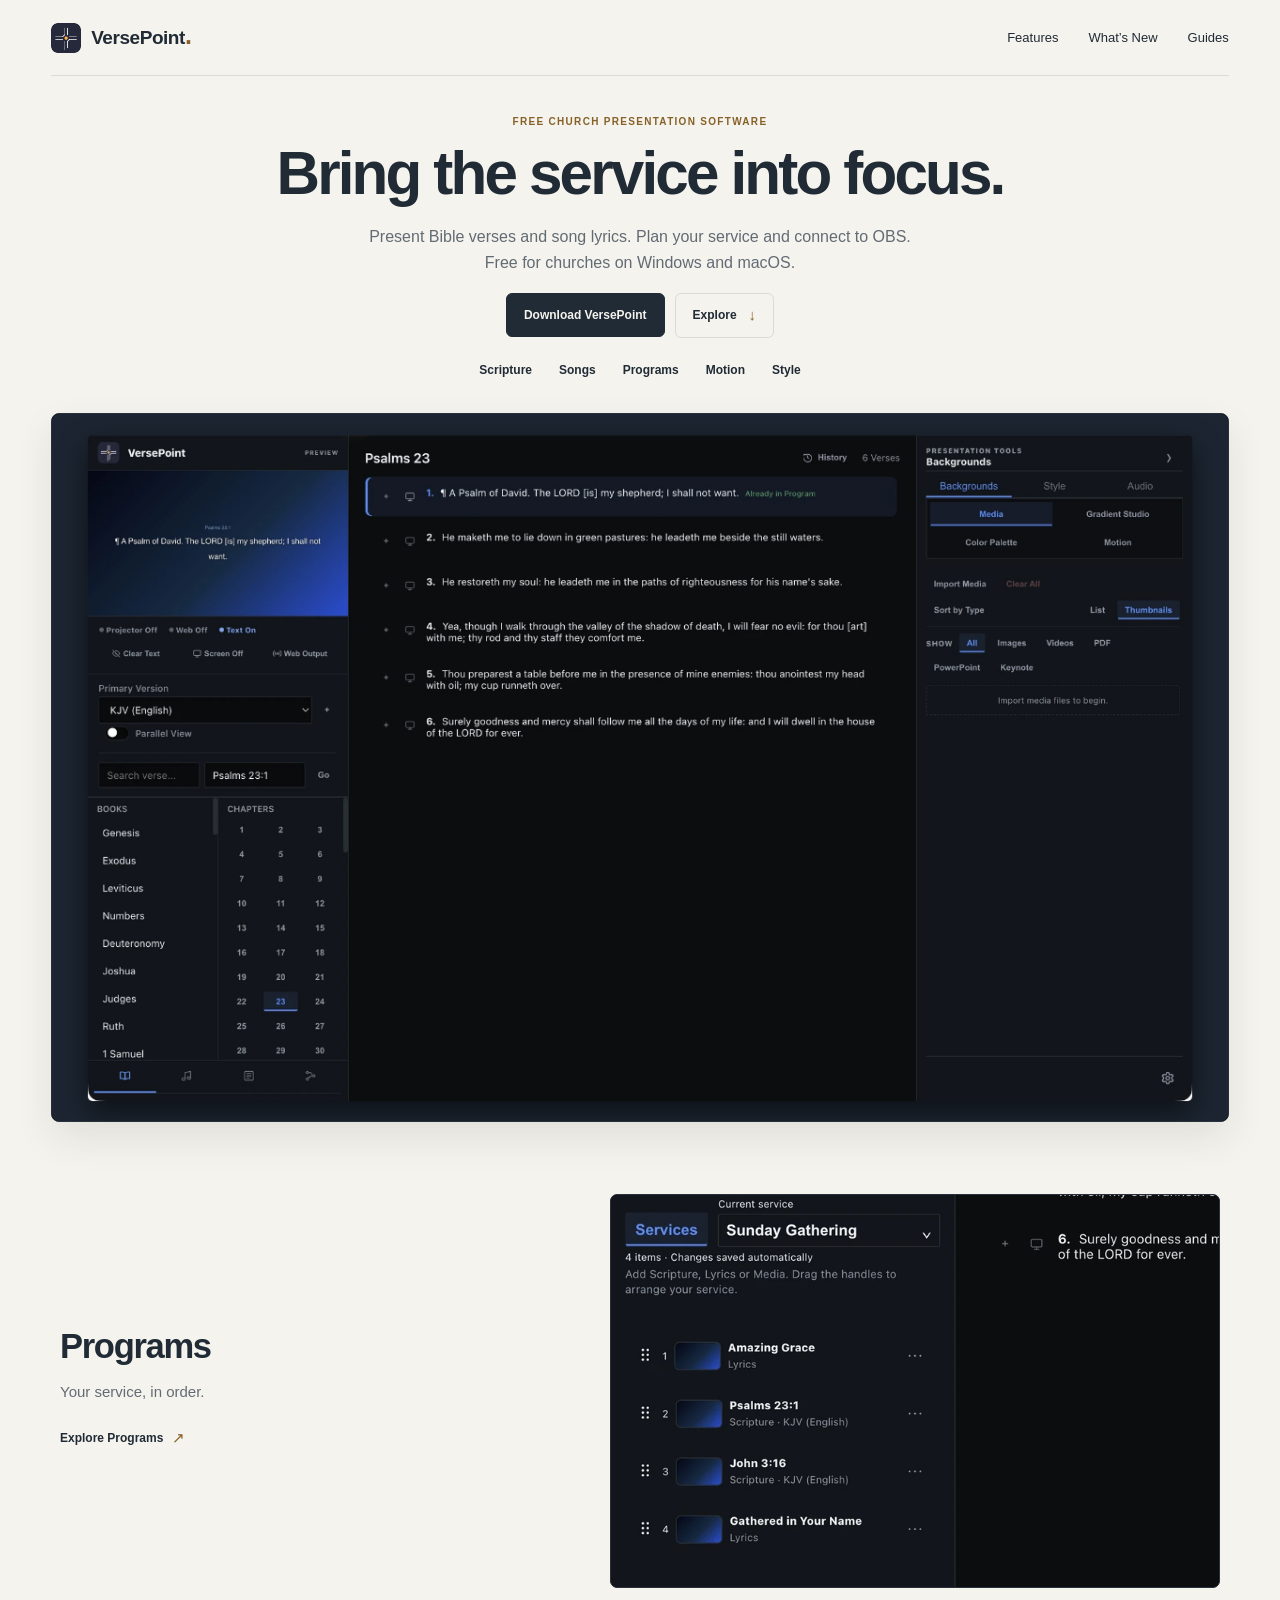
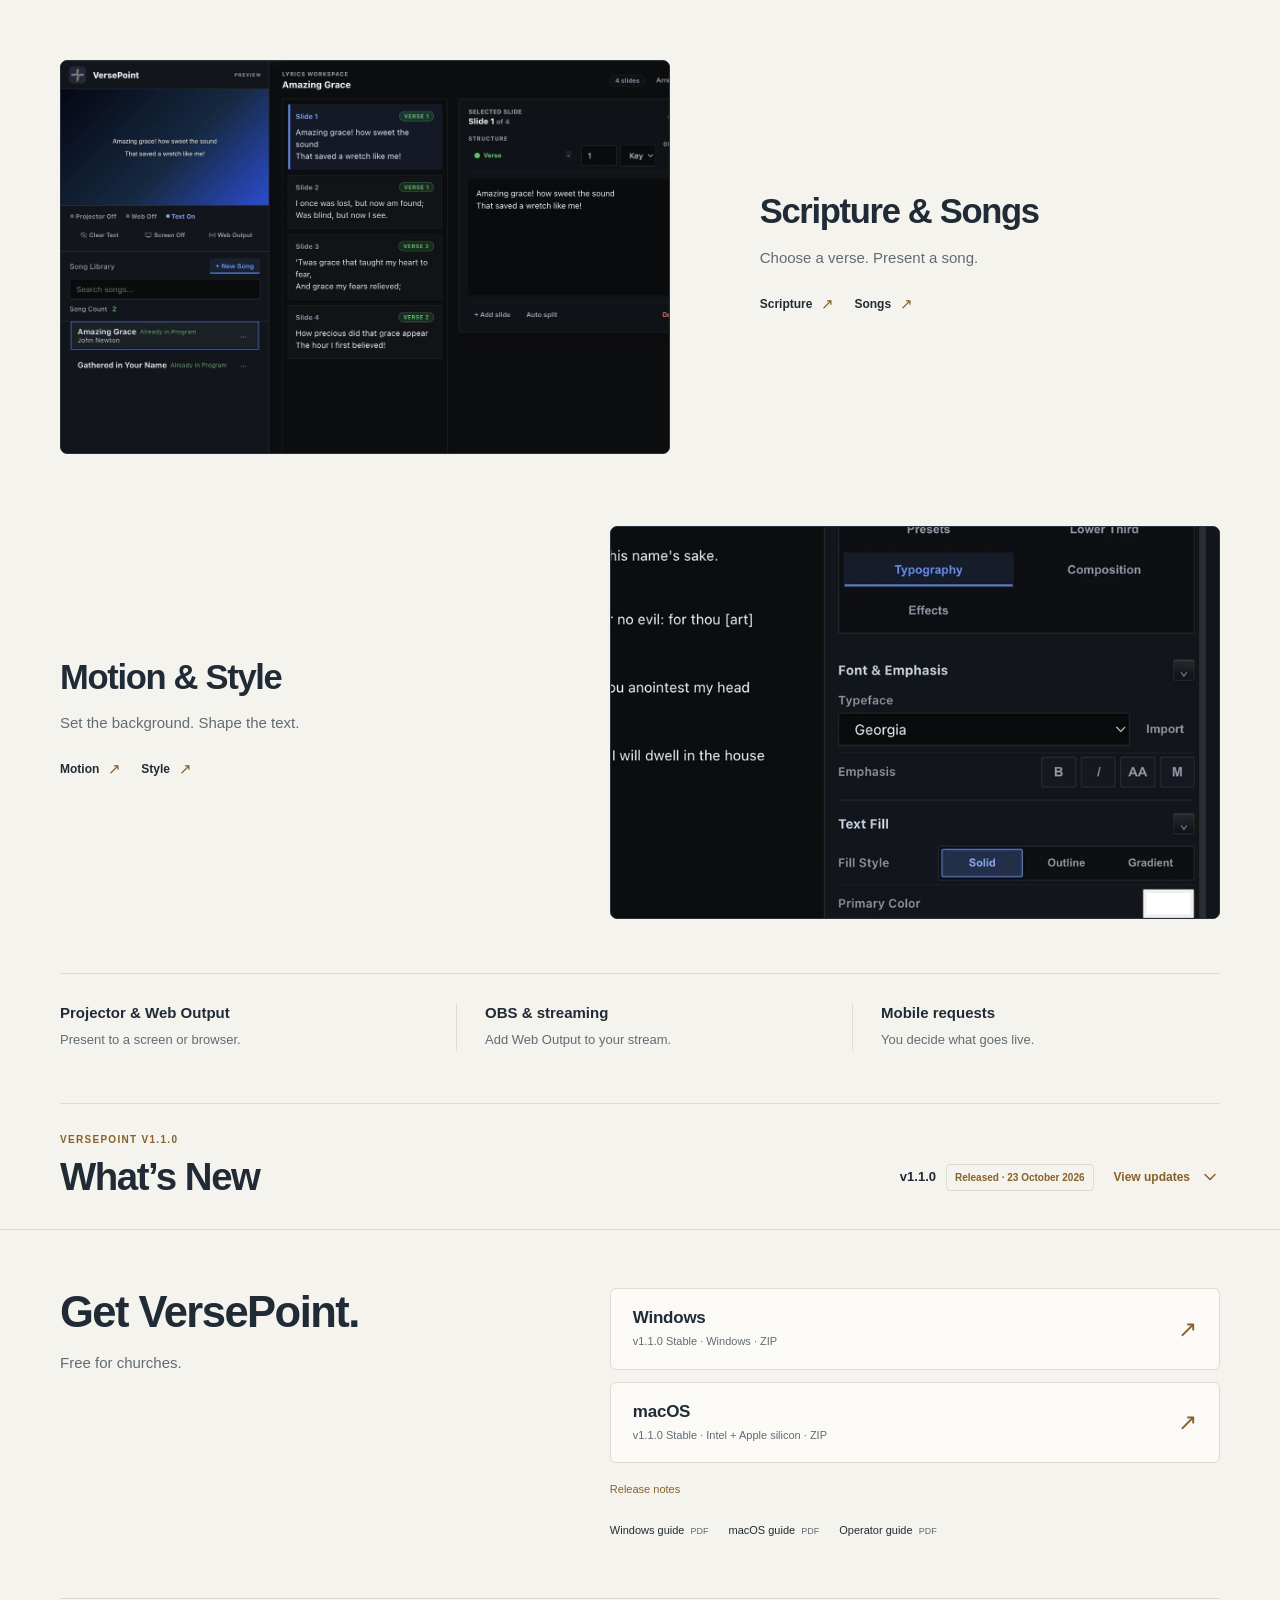
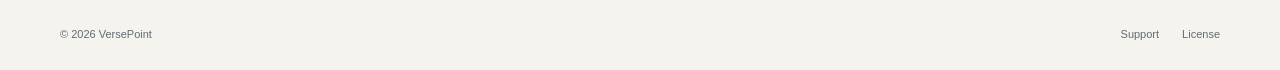
<file: index.html>
<!doctype html>
<html lang="en">
  <head>
    <meta charset="utf-8" />
    <meta name="viewport" content="width=device-width, initial-scale=1" />
    <meta name="color-scheme" content="light dark" />
    <meta name="theme-color" content="#f5f3ed" media="(prefers-color-scheme: light)" />
    <meta name="theme-color" content="#101820" media="(prefers-color-scheme: dark)" />
    <title>VersePoint | Free Church Presentation Software for Windows &amp; macOS</title>
    <meta name="description" content="Free church presentation software for Bible verses, song lyrics, service planning and OBS livestream output. Download VersePoint for Windows and macOS." />
    <link rel="canonical" href="https://versepoint.github.io/VersePoint/" />
    <link rel="icon" type="image/png" href="assets/versepoint-logo.png" />
    <meta property="og:type" content="website" />
    <meta property="og:site_name" content="VersePoint" />
    <meta property="og:title" content="VersePoint — Free Church Presentation Software" />
    <meta property="og:description" content="Present Bible verses and song lyrics, plan your service and send Web Output to OBS. Free for churches on Windows and macOS." />
    <meta property="og:url" content="https://versepoint.github.io/VersePoint/" />
    <meta property="og:image" content="https://versepoint.github.io/VersePoint/showcase/assets/scripture-1.webp" />
    <meta property="og:image:width" content="1920" />
    <meta property="og:image:height" content="1157" />
    <meta property="og:image:alt" content="VersePoint Scripture workspace with Bible verses, preview and presentation controls" />
    <meta name="twitter:card" content="summary_large_image" />
    <meta name="twitter:title" content="VersePoint — Free Church Presentation Software" />
    <meta name="twitter:description" content="Bible verses, song lyrics, service planning and OBS Web Output. Download free for Windows and macOS." />
    <meta name="twitter:image" content="https://versepoint.github.io/VersePoint/showcase/assets/scripture-1.webp" />
    <meta name="twitter:image:alt" content="Actual VersePoint Scripture workspace" />
    <link rel="sitemap" type="application/xml" href="sitemap.xml" />
    <script type="application/ld+json">
      {
        "@context": "https://schema.org",
        "@type": "SoftwareApplication",
        "@id": "https://versepoint.github.io/VersePoint/#software",
        "name": "VersePoint",
        "url": "https://versepoint.github.io/VersePoint/",
        "description": "Free church presentation software for Bible verses, song lyrics, service planning, motion backgrounds and OBS Web Output.",
        "applicationCategory": "MultimediaApplication",
        "operatingSystem": "Windows 10 (x64), Windows 11 (x64), macOS (Intel and Apple silicon)",
        "image": "https://versepoint.github.io/VersePoint/showcase/assets/scripture-1.webp",
        "screenshot": "https://versepoint.github.io/VersePoint/showcase/assets/scripture-1.webp",
        "downloadUrl": "https://versepoint.github.io/VersePoint/#download",
        "license": "https://github.com/VersePoint/VersePoint/blob/main/LICENSE",
        "offers": { "@type": "Offer", "price": "0", "priceCurrency": "USD", "url": "https://versepoint.github.io/VersePoint/#download" },
        "publisher": { "@type": "Organization", "name": "VersePoint", "url": "https://github.com/VersePoint", "logo": "https://versepoint.github.io/VersePoint/assets/versepoint-logo.png" },
        "sameAs": ["https://github.com/VersePoint/VersePoint"],
        "featureList": ["Bible verse presentation", "Song lyrics", "Programs and service planning", "Motion backgrounds", "OBS browser-source output", "Mobile requests"]
      }
    </script>
    <link rel="stylesheet" href="style.css?v=whats-new-2" />
    <script src="site.js?v=download-labels-2" defer></script>
  </head>
  <body>
    <a class="vp-skip-link" href="#main">Skip to content</a>
    <header class="vp-header">
      <div class="vp-header-inner">
        <a class="vp-wordmark" href="#" aria-label="VersePoint home">
          <img src="assets/versepoint-logo.png" alt="" width="30" height="30" />
          <span>VersePoint<span class="vp-brand-dot" aria-hidden="true">.</span></span>
        </a>
        <nav class="vp-navigation" aria-label="Main navigation">
          <a href="#features">Features</a>
          <a href="#whats-new">What’s New</a>
          <a class="vp-nav-guides" href="#guides">Guides</a>
        </nav>
      </div>
    </header>

    <main id="main">
      <section class="vp-hero" aria-labelledby="hero-heading">
        <p class="vp-eyebrow">Free church presentation software</p>
        <h1 id="hero-heading">Bring the service into focus.</h1>
        <p class="vp-hero-copy">Present Bible verses and song lyrics. Plan your service and connect to OBS.<br />Free for churches on Windows and macOS.</p>
        <div class="vp-hero-actions">
          <a class="vp-primary-action" href="#download">Download VersePoint</a>
          <a class="vp-secondary-action" href="#showcase">Explore <span aria-hidden="true">↓</span></a>
        </div>
        <div class="vp-scene-links" aria-label="Explore VersePoint features">
          <a href="#showcase" data-scene="scripture-1">Scripture</a>
          <a href="#showcase" data-scene="lyrics-1">Songs</a>
          <a href="#showcase" data-scene="program">Programs</a>
          <a href="#showcase" data-scene="motion-dots">Motion</a>
          <a href="#showcase" data-scene="style-presets">Style</a>
        </div>
      </section>

      <section class="vp-showcase" id="showcase" aria-label="VersePoint application showcase">
        <p class="vp-sr-only" id="showcase-scope">Interactive app captures. Editing and live output require the desktop app.</p>
        <div class="vp-showcase-window">
          <iframe id="showcase-frame" class="vp-showcase-frame" src="showcase/index.html?v=mobile-fit-6" title="Explore the VersePoint application" aria-describedby="showcase-scope" loading="lazy" allow="fullscreen"></iframe>
          <img id="showcase-poster" class="vp-showcase-poster" src="showcase/assets/scripture-1.webp" alt="Actual VersePoint Scripture workspace showing Psalms 23, a presentation preview and presentation tools." width="1920" height="1157" fetchpriority="high" />
          <a class="vp-showcase-fallback-link" href="showcase/index.html" aria-label="Open the VersePoint application preview"><span>Open preview <span aria-hidden="true">↗</span></span></a>
        </div>
        <noscript><p class="vp-fallback-note">Enable JavaScript to explore.</p></noscript>
      </section>

      <section class="vp-features vp-container" id="features" aria-label="VersePoint features">
        <article class="vp-feature-row">
          <div class="vp-feature-copy">
            <h2>Programs</h2>
            <p>Your service, in order.</p>
            <a class="vp-text-link" href="#showcase" data-scene="program">Explore Programs <span aria-hidden="true">↗</span></a>
          </div>
          <div class="vp-feature-visual vp-program-visual">
            <img src="showcase/assets/program.webp" alt="VersePoint’s Sunday Gathering program with Amazing Grace, Psalms 23:1, John 3:16 and Gathered in Your Name." width="1920" height="1157" loading="lazy" decoding="async" />
          </div>
        </article>

        <article class="vp-feature-row vp-feature-row-reverse">
          <div class="vp-feature-copy">
            <h2>Scripture &amp; Songs</h2>
            <p>Choose a verse. Present a song.</p>
            <div class="vp-feature-links">
              <a class="vp-text-link" href="#showcase" data-scene="scripture-1">Scripture <span aria-hidden="true">↗</span></a>
              <a class="vp-text-link" href="#showcase" data-scene="lyrics-1">Songs <span aria-hidden="true">↗</span></a>
            </div>
          </div>
          <div class="vp-feature-visual vp-lyrics-visual">
            <img src="showcase/assets/lyrics-1.webp" alt="VersePoint’s Songs workspace with Amazing Grace, its presentation preview and four song slides." width="1920" height="1157" loading="lazy" decoding="async" />
          </div>
        </article>

        <article class="vp-feature-row">
          <div class="vp-feature-copy">
            <h2>Motion &amp; Style</h2>
            <p>Set the background. Shape the text.</p>
            <div class="vp-feature-links">
              <a class="vp-text-link" href="#showcase" data-scene="motion-dots">Motion <span aria-hidden="true">↗</span></a>
              <a class="vp-text-link" href="#showcase" data-scene="style-presets">Style <span aria-hidden="true">↗</span></a>
            </div>
          </div>
          <div class="vp-feature-visual vp-style-visual">
            <img src="showcase/assets/style-typography.webp" alt="VersePoint’s actual Style panel with typography, text fill, size and spacing controls beside the Scripture workspace." width="1920" height="1157" loading="lazy" decoding="async" />
          </div>
        </article>
      </section>

      <section class="vp-output vp-container" aria-label="Presentation outputs">
        <div class="vp-output-items">
          <div><h3>Projector &amp; Web Output</h3><p>Present to a screen or browser.</p></div>
          <div><h3>OBS &amp; streaming</h3><p>Add Web Output to your stream.</p></div>
          <div><h3>Mobile requests</h3><p>You decide what goes live.</p></div>
        </div>
      </section>

      <section class="vp-updates vp-container" id="whats-new" aria-labelledby="whats-new-heading">
        <p class="vp-eyebrow">VersePoint v1.1.0</p>
        <details class="vp-updates-disclosure">
          <summary class="vp-updates-header">
            <h2>
              <span id="whats-new-heading">What’s New</span>
              <span class="vp-updates-version">v1.1.0 <span>Released · 23 October 2026</span></span>
              <span class="vp-updates-toggle" aria-hidden="true">
                <span class="vp-updates-show">View updates</span>
                <span class="vp-updates-hide">Hide updates</span>
                <svg viewBox="0 0 20 20" fill="none"><path d="m5 7.5 5 5 5-5" /></svg>
              </span>
            </h2>
          </summary>
          <div class="vp-updates-content">
            <p class="vp-updates-intro">More ways to plan the service, present your content and stay in control.</p>
            <p class="vp-updates-status">VersePoint v1.1.0 is now available for Windows and macOS.</p>
            <div class="vp-updates-grid">
              <article>
                <h3>Service planning</h3>
                <p>Organize Scripture, songs, media and timed cues with Programs and Service Flow.</p>
              </article>
              <article>
                <h3>Document presentations</h3>
                <p>Present supported PowerPoint, PDF and Keynote files as static slides, with readable thumbnails and navigation for large presentations.</p>
              </article>
              <article>
                <h3>Mobile control</h3>
                <p>Receive Scripture and song requests, then give selected phones permission to control assigned presentations.</p>
              </article>
              <article>
                <h3>Motion Studio</h3>
                <p>Create reusable motion designs, export video backgrounds in Standard or Large sizes and organize them in your Motion library.</p>
              </article>
              <article>
                <h3>Overlay Graphics</h3>
                <p>Add styled lower thirds, announcements, QR codes and countdowns across Preview, Projector and Web Output.</p>
              </article>
              <article>
                <h3>Saving and recovery</h3>
                <p>Save pending changes before closing, retry after loading or saving errors, and transfer selected settings between computers.</p>
              </article>
            </div>
            <a class="vp-text-link" href="https://github.com/VersePoint/VersePoint/releases/tag/v1.1.0">View the v1.1.0 release <span aria-hidden="true">↗</span></a>
          </div>
        </details>
      </section>

      <section class="vp-download" id="download" aria-labelledby="download-heading">
        <div class="vp-container vp-download-inner">
          <div class="vp-download-copy">
            <h2 id="download-heading">Get VersePoint.</h2>
            <p>Free for churches.</p>
          </div>
          <div class="vp-download-options">
            <a class="vp-download-link" id="windows-download" href="https://github.com/VersePoint/VersePoint/releases/download/v1.1.0/VersePoint-Setup-Windows-1.1.0.zip">
              <span><span class="vp-download-platform">Windows</span><span class="vp-download-meta" id="windows-meta">v1.1.0 Stable · Windows · ZIP</span></span>
              <span class="vp-download-arrow" aria-hidden="true">↗</span>
            </a>
            <a class="vp-download-link" id="macos-download" href="https://github.com/VersePoint/VersePoint/releases/download/v1.1.0/VersePoint-macOS-universal-1.1.0.zip">
              <span><span class="vp-download-platform">macOS</span><span class="vp-download-meta" id="macos-meta">v1.1.0 Stable · Intel + Apple silicon · ZIP</span></span>
              <span class="vp-download-arrow" aria-hidden="true">↗</span>
            </a>
            <p class="vp-release-note"><a href="https://github.com/VersePoint/VersePoint/releases/tag/v1.1.0">Release notes</a></p>
            <div class="vp-install-guides" id="guides">
              <a href="assets/guides/VersePoint-Windows-Installation-Guide.pdf?v=ac2d8cde">Windows guide <span>PDF</span></a>
              <a href="assets/guides/VersePoint-macOS-Installation-Guide.pdf?v=ff1b72a8">macOS guide <span>PDF</span></a>
              <a href="assets/guides/VersePoint-Operator-Workflow.pdf?v=1e92ac26">Operator guide <span>PDF</span></a>
            </div>
          </div>
        </div>
      </section>

    </main>

    <footer class="vp-footer vp-container">
      <p>© 2026 VersePoint</p>
      <nav aria-label="Footer navigation"><a href="https://github.com/VersePoint/VersePoint/issues">Support</a><a href="https://github.com/VersePoint/VersePoint/blob/main/LICENSE">License</a></nav>
    </footer>
  </body>
</html>
</file>
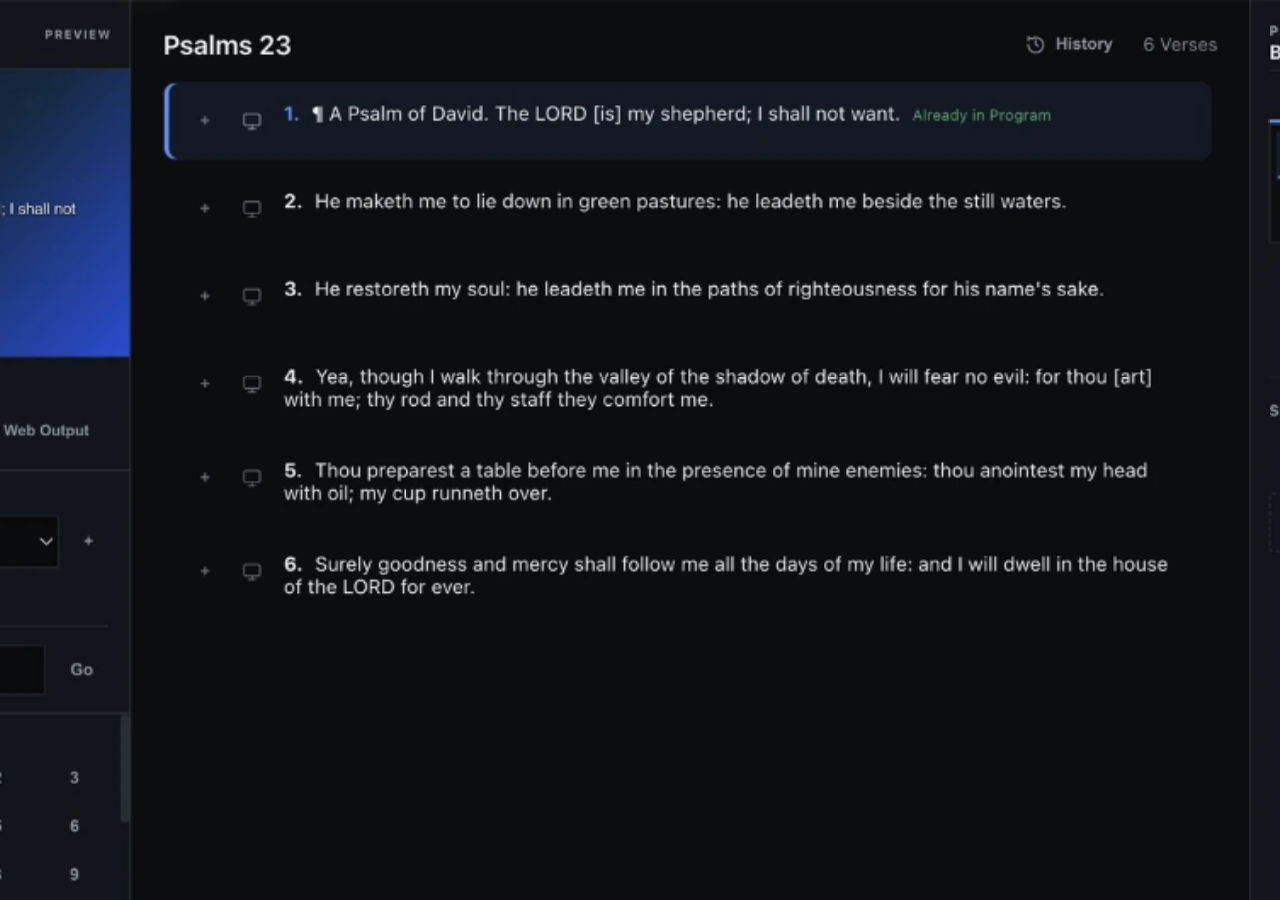
<file: showcase/index.html>
<!doctype html>
<html lang="en">
  <head>
    <meta name="robots" content="noindex, follow" />
    <meta charset="utf-8" />
    <meta name="viewport" content="width=device-width, initial-scale=1" />
    <meta name="color-scheme" content="dark" />
    <title>Explore VersePoint</title>
    <link rel="stylesheet" href="styles.css?v=mobile-fit-6" />
    <script src="demo.js?v=mobile-fit-6" defer></script>
  </head>
  <body>
    <main aria-label="Explore the VersePoint application">
      <div class="stage-scroll" id="stage-scroll">
        <div class="camera-viewport" id="camera-viewport">
          <div class="application-stage is-loading" id="application-stage" aria-busy="true">
            <img id="application-image" class="application-image" alt="" draggable="false" hidden />
            <img id="application-animation" class="application-animation" alt="" draggable="false" hidden aria-hidden="true" />
            <video id="application-video" class="application-video" muted playsinline preload="none" hidden aria-hidden="true"></video>
            <div id="application-dimmer" class="application-dimmer" hidden aria-hidden="true"></div>
            <div id="application-underlays" class="application-underlays" aria-hidden="true"></div>
            <img id="application-overlay" class="application-overlay" alt="" draggable="false" hidden aria-hidden="true" />
            <div id="hotspot-layer" class="hotspot-layer" aria-label="Available application controls"></div>
            <div class="stage-message" id="stage-message" role="status">Loading VersePoint…</div>
          </div>
        </div>
      </div>
      <span class="sr-only" id="state-description" aria-live="polite" aria-atomic="true">VersePoint</span>
      <p class="sr-only" id="interaction-message" role="status" aria-live="polite" aria-atomic="true"></p>
    </main>
  </body>
</html>
</file>
<file: style.css>
:root {
  color-scheme: only light;
  --vp-bg: #f5f3ed;
  --vp-surface: #fbfaf7;
  --vp-ink: #202b36;
  --vp-muted: #626b74;
  --vp-line: #dcdcd3;
  --vp-gold: #876128;
  --vp-side: clamp(20px, 4vw, 56px);
  font-family: -apple-system, BlinkMacSystemFont, "Segoe UI", sans-serif;
  font-synthesis: none;
  text-rendering: optimizeLegibility;
  -webkit-font-smoothing: antialiased;
  color: var(--vp-ink);
  background-color: var(--vp-bg);
}

* { box-sizing: border-box; }
html { scroll-padding-top: 28px; }
body { margin: 0; min-width: 320px; color: var(--vp-ink); background: var(--vp-bg); }
img { display: block; max-width: 100%; }
a { color: inherit; text-decoration: none; }
button, input, summary { font: inherit; }
a:focus-visible, summary:focus-visible, iframe:focus-visible { outline: 2px solid var(--vp-gold); outline-offset: 5px; }
[hidden] { display: none !important; }
.vp-container { width: calc(100% - var(--vp-side) * 2); max-width: 1160px; margin-inline: auto; }
.vp-sr-only { position: absolute; width: 1px; height: 1px; padding: 0; margin: -1px; overflow: hidden; clip: rect(0, 0, 0, 0); white-space: nowrap; border: 0; }
.vp-skip-link { position: fixed; left: 20px; top: 16px; padding: 12px 18px; background: var(--vp-surface); border: 1px solid var(--vp-line); border-radius: 6px; transform: translateY(-160%); z-index: 20; }
.vp-skip-link:focus { transform: translateY(0); }
.vp-header { padding-inline: var(--vp-side); }
.vp-header-inner { max-width: 1360px; min-height: 76px; margin-inline: auto; display: flex; align-items: center; justify-content: space-between; gap: 24px; border-bottom: 1px solid var(--vp-line); }
.vp-wordmark { display: inline-flex; align-items: center; gap: 10px; font-size: 19px; font-weight: 660; letter-spacing: -.45px; }
.vp-wordmark img { width: 30px; height: 30px; object-fit: contain; border-radius: 6px; }
.vp-brand-dot { color: var(--vp-gold); font-size: 25px; font-weight: 800; line-height: .7; }
.vp-navigation { display: flex; align-items: center; gap: 30px; font-size: 13px; font-weight: 540; }
.vp-navigation a { display: inline-flex; min-height: 44px; align-items: center; white-space: nowrap; }
.vp-navigation a:hover, .vp-text-link:hover, .vp-footer a:hover { color: var(--vp-gold); }
.vp-hero { max-width: 1050px; margin: 0 auto; padding: 38px var(--vp-side) 19px; text-align: center; }
.vp-eyebrow { margin: 0 0 18px; color: var(--vp-gold); font-size: 10px; font-weight: 650; letter-spacing: .13em; line-height: 1.5; text-transform: uppercase; }
.vp-hero .vp-eyebrow { margin-bottom: 13px; }
.vp-hero h1 { margin: 0; font-size: clamp(38px, 4.7vw, 62px); font-weight: 640; letter-spacing: -.047em; line-height: 1.08; }
.vp-hero-copy { margin: 17px 0 0; color: var(--vp-muted); font-size: 16px; line-height: 1.6; }
.vp-hero-actions { display: flex; justify-content: center; align-items: center; gap: 10px; margin-top: 18px; }
.vp-hero-actions a { display: inline-flex; align-items: center; justify-content: center; gap: 12px; min-height: 44px; padding: 10px 17px; border-radius: 6px; font-size: 12px; font-weight: 580; line-height: 1.5; }
.vp-primary-action { color: var(--vp-bg); background: var(--vp-ink); border: 1px solid var(--vp-ink); }
.vp-primary-action:hover { opacity: .87; }
.vp-secondary-action { border: 1px solid var(--vp-line); }
.vp-secondary-action:hover { border-color: var(--vp-gold); }
.vp-secondary-action span { color: var(--vp-gold); font-size: 15px; }
.vp-scene-links { margin-top: 16px; display: flex; justify-content: center; gap: 27px; flex-wrap: wrap; }
.vp-scene-links a { font-size: 12px; font-weight: 580; line-height: 1.5; padding-block: 7px; border-bottom: 1px solid transparent; }
.vp-scene-links a:hover { color: var(--vp-gold); border-color: var(--vp-gold); }
.vp-showcase { width: calc(100% - var(--vp-side) * 2); max-width: 1360px; margin: 7px auto 0; scroll-margin-top: 24px; }
.vp-showcase-window { position: relative; width: 100%; aspect-ratio: 1.659; overflow: hidden; border: 1px solid #27313e; border-radius: 8px; background: #131c26; box-shadow: 0 16px 38px rgb(20 28 36 / 9%); }
.vp-showcase-frame { position: absolute; inset: 0; width: 100%; height: 100%; display: block; border: 0; background: #131c26; }
.vp-showcase-poster { position: absolute; inset: 0; width: 100%; height: 100%; object-fit: cover; pointer-events: none; }
.vp-showcase-window.is-ready .vp-showcase-poster, .vp-showcase.is-ready .vp-showcase-poster { opacity: 0; visibility: hidden; }
.vp-showcase-fallback-link { display: none; position: absolute; inset: 0; align-items: flex-end; justify-content: center; padding: 22px; }
.vp-showcase-frame[data-state="error"] ~ .vp-showcase-fallback-link { display: flex; }
.vp-showcase-fallback-link > span { display: inline-flex; align-items: center; gap: 12px; min-height: 44px; padding: 11px 17px; border: 1px solid #c8aa73; border-radius: 6px; background: #f5f3ed; color: #202b36; font-size: 12px; font-weight: 580; }
.vp-fallback-note { margin: 14px 0; color: var(--vp-muted); font-size: 13px; line-height: 1.5; }
.vp-features { padding-top: 72px; }
.vp-feature-row { display: grid; grid-template-columns: minmax(0, .86fr) minmax(0, 1.14fr); align-items: center; gap: clamp(45px, 7vw, 100px); margin-bottom: 72px; }
.vp-feature-row:last-child { margin-bottom: 54px; }
.vp-feature-row-reverse { grid-template-columns: minmax(0, 1.14fr) minmax(0, .86fr); }
.vp-feature-row-reverse .vp-feature-copy { order: 2; }
.vp-feature-row-reverse .vp-feature-visual { order: 1; }
.vp-feature-copy h2 { margin: 0; font-size: clamp(29px, 2.7vw, 39px); font-weight: 600; line-height: 1.14; letter-spacing: -.038em; }
.vp-feature-copy > p { margin: 14px 0 16px; color: var(--vp-muted); font-size: 15px; line-height: 1.6; max-width: 390px; }
.vp-text-link { display: inline-flex; align-items: center; gap: 9px; font-size: 12px; font-weight: 620; min-height: 36px; }
.vp-text-link span { color: var(--vp-gold); font-size: 15px; font-weight: 400; }
.vp-feature-links { display: flex; gap: 20px; flex-wrap: wrap; }
.vp-feature-visual { position: relative; aspect-ratio: 1.55; overflow: hidden; background: #11141a; border: 1px solid #28303a; border-radius: 7px; }
.vp-feature-visual img { position: absolute; max-width: none; width: 100%; height: auto; }
.vp-program-visual img { width: 240%; top: 0; left: 0; transform: translateY(-38%); }
.vp-lyrics-visual img { width: 145%; top: 0; left: 0; }
.vp-style-visual img { width: 260%; top: 0; right: 0; transform: translateY(-19%); }
.vp-output { padding-top: 30px; padding-bottom: 52px; border-top: 1px solid var(--vp-line); }
.vp-output-items { display: grid; grid-template-columns: repeat(3, minmax(0, 1fr)); gap: 28px; }
.vp-output-items > div { padding-left: 28px; border-left: 1px solid var(--vp-line); }
.vp-output-items > div:first-child { padding-left: 0; border-left: 0; }
.vp-output-items h3 { margin: 0 0 9px; font-size: 15px; font-weight: 600; }
.vp-output-items p { margin: 0; color: var(--vp-muted); font-size: 13px; line-height: 1.6; }
.vp-updates { padding-block: 28px 30px; border-top: 1px solid var(--vp-line); scroll-margin-top: 24px; }
.vp-updates > .vp-eyebrow { margin-bottom: 8px; }
.vp-updates-header { cursor: pointer; list-style: none; }
.vp-updates-header h2 { display: grid; grid-template-columns: minmax(0, 1fr) auto auto; align-items: center; gap: 20px; min-height: 44px; }
.vp-updates-header::-webkit-details-marker { display: none; }
.vp-updates-header:hover #whats-new-heading { color: var(--vp-gold); }
.vp-updates h2 { margin: 0; font-size: clamp(30px, 3vw, 40px); font-weight: 600; line-height: 1.15; letter-spacing: -.038em; }
.vp-updates-version { display: flex; align-items: center; gap: 10px; font-size: 13px; font-weight: 620; line-height: 1.5; letter-spacing: normal; white-space: nowrap; }
.vp-updates-version span { padding: 5px 8px; border: 1px solid var(--vp-line); border-radius: 4px; color: var(--vp-gold); font-size: 10px; font-weight: 580; }
.vp-updates-toggle { display: flex; align-items: center; justify-content: center; gap: 10px; min-width: 44px; min-height: 44px; color: var(--vp-gold); font-size: 12px; font-weight: 620; line-height: 1.5; letter-spacing: normal; }
.vp-updates-toggle svg { width: 20px; height: 20px; stroke: currentColor; stroke-width: 1.5; stroke-linecap: round; stroke-linejoin: round; }
.vp-updates-hide, .vp-updates-disclosure[open] .vp-updates-show { display: none; }
.vp-updates-disclosure[open] .vp-updates-hide { display: inline; }
.vp-updates-disclosure[open] .vp-updates-toggle svg { transform: rotate(180deg); }
.vp-updates-content { padding-bottom: 6px; }
.vp-updates-intro { margin: 16px 0 8px; font-size: 15px; line-height: 1.6; }
.vp-updates-status { max-width: 640px; margin: 0; color: var(--vp-muted); font-size: 12px; line-height: 1.7; }
.vp-updates-grid { display: grid; grid-template-columns: repeat(3, minmax(0, 1fr)); gap: 26px 36px; margin-block: 28px 22px; }
.vp-updates-grid article { padding-top: 16px; border-top: 1px solid var(--vp-line); }
.vp-updates-grid h3 { margin: 0 0 9px; font-size: 15px; font-weight: 620; line-height: 1.4; }
.vp-updates-grid p { margin: 0; color: var(--vp-muted); font-size: 13px; line-height: 1.7; }
.vp-download { background-color: var(--vp-bg); color: var(--vp-ink); border-top: 1px solid var(--vp-line); padding-block: 58px; scroll-margin-top: 0; }
.vp-download-inner { display: grid; grid-template-columns: minmax(0, .86fr) minmax(0, 1.14fr); gap: clamp(45px, 7vw, 100px); }
.vp-download-copy h2 { margin: 0; font-size: clamp(34px, 3.4vw, 46px); font-weight: 580; line-height: 1.13; letter-spacing: -.035em; }
.vp-download-copy > p { margin-top: 14px; color: var(--vp-muted); font-size: 15px; line-height: 1.6; }
.vp-download-options { display: grid; gap: 12px; }
.vp-download-link { display: flex; justify-content: space-between; align-items: center; gap: 20px; padding: 19px 22px; color: var(--vp-ink); background-color: var(--vp-surface); border: 1px solid var(--vp-line); border-radius: 6px; }
.vp-download-link:hover { border-color: var(--vp-gold); }
.vp-download-link:focus-visible { outline-color: var(--vp-gold); }
.vp-download-platform { display: block; margin-bottom: 5px; font-size: 17px; font-weight: 620; letter-spacing: -.25px; }
.vp-download-meta { display: block; color: var(--vp-muted); font-size: 11px; line-height: 1.5; }
.vp-download-arrow { font-size: 23px; line-height: 1; color: var(--vp-gold); }
.vp-release-note { margin: 6px 0 10px; color: var(--vp-muted); font-size: 11px; line-height: 1.6; }
.vp-release-note a { color: var(--vp-gold); }
.vp-release-note a:hover, .vp-install-guides a:hover { text-decoration: underline; text-underline-offset: 4px; }
.vp-install-guides { display: flex; flex-wrap: wrap; gap: 13px 20px; scroll-margin-top: 30px; }
.vp-install-guides a { font-size: 11px; line-height: 1.7; }
.vp-install-guides span { color: var(--vp-muted); font-size: 9px; margin-left: 3px; }
.vp-footer { display: flex; align-items: center; justify-content: space-between; gap: 24px; padding-block: 27px; border-top: 1px solid var(--vp-line); color: var(--vp-muted); font-size: 11px; line-height: 1.6; }
.vp-footer p { margin: 0; }
.vp-footer nav { display: flex; gap: 23px; }

@media (prefers-color-scheme: dark) {
  :root { color-scheme: only dark; --vp-bg: #101820; --vp-surface: #18212b; --vp-ink: #e9e8e2; --vp-muted: #a2adb5; --vp-line: #303a45; --vp-gold: #d1ac6e; }
  .vp-showcase-window { box-shadow: none; border-color: #35404b; }
  .vp-feature-visual { border-color: #35404b; }
}

@media (max-width: 920px) {
  .vp-hero { padding-top: 34px; }
  .vp-feature-row, .vp-download-inner { gap: 38px; }
  .vp-feature-copy h2 { font-size: 29px; }
  .vp-feature-links { gap: 7px 16px; }
  .vp-feature-row { margin-bottom: 60px; }
  .vp-updates-grid { grid-template-columns: repeat(2, minmax(0, 1fr)); gap: 24px 30px; }
}

@media (max-width: 679px) {
  :root { --vp-side: 20px; }
  .vp-header-inner { min-height: 67px; gap: 12px; }
  .vp-wordmark { font-size: 17px; gap: 8px; }
  .vp-wordmark img { width: 27px; height: 27px; }
  .vp-navigation { gap: 15px; font-size: 11px; }
  .vp-hero { padding: 31px 22px 22px; }
  .vp-hero .vp-eyebrow { font-size: 9px; margin-bottom: 15px; }
  .vp-hero h1 { font-size: clamp(37px, 8.8vw, 52px); max-width: 440px; margin-inline: auto; }
  .vp-hero-copy { font-size: 14px; margin-top: 18px; }
  .vp-hero-actions { gap: 8px; margin-top: 18px; }
  .vp-hero-actions a { font-size: 11px; padding-inline: 13px; }
  .vp-scene-links { gap: 18px; margin-top: 16px; }
  .vp-scene-links a { font-size: 11px; }
  .vp-showcase { width: calc(100% - 24px); margin-top: 0; }
  .vp-showcase-window { aspect-ratio: 1.659; }
  .vp-showcase-poster { object-fit: contain; }
  .vp-features { padding-top: 48px; }
  .vp-feature-row, .vp-feature-row-reverse { grid-template-columns: 1fr; gap: 22px; margin-bottom: 48px; }
  .vp-feature-row:last-child { margin-bottom: 36px; }
  .vp-feature-row-reverse .vp-feature-copy, .vp-feature-row-reverse .vp-feature-visual { order: initial; }
  .vp-feature-copy h2 { font-size: 30px; }
  .vp-feature-copy > p { font-size: 14px; margin: 10px 0 12px; max-width: 100%; }
  .vp-output { padding-top: 24px; padding-bottom: 36px; }
  .vp-output-items { grid-template-columns: 1fr; gap: 20px; }
  .vp-output-items > div { padding: 0 0 18px; border-left: 0; border-bottom: 1px solid var(--vp-line); }
  .vp-output-items > div:last-child { padding-bottom: 0; border-bottom: 0; }
  .vp-updates { padding-block: 24px 26px; }
  .vp-updates-header h2 { grid-template-columns: minmax(0, 1fr) auto; gap: 10px 12px; }
  .vp-updates-version { grid-column: 1; grid-row: 2; }
  .vp-updates-toggle { grid-column: 2; grid-row: 1 / 3; }
  .vp-updates-toggle > span { display: none !important; }
  .vp-updates-intro { font-size: 14px; }
  .vp-updates-grid { grid-template-columns: 1fr; gap: 20px; margin-block: 24px 18px; }
  .vp-download { padding-block: 38px; }
  .vp-download-inner { grid-template-columns: 1fr; gap: 26px; }
  .vp-download-copy h2 { font-size: 34px; }
  .vp-download-copy > p { font-size: 14px; margin-bottom: 0; }
  .vp-download-link { padding: 18px 20px; }
  .vp-install-guides { gap: 12px 16px; }
  .vp-footer { align-items: flex-start; flex-direction: column; gap: 18px; font-size: 10px; padding-block: 25px; }
  .vp-footer nav { gap: 25px; }
}

@media (prefers-reduced-motion: no-preference) {
  html { scroll-behavior: smooth; }
  .vp-showcase-poster { transition: opacity 180ms ease; }
}
</file>
<file: showcase/styles.css>
:root { color-scheme: only dark; font-family: Inter, -apple-system, BlinkMacSystemFont, "Segoe UI", sans-serif; color: #d8e0ed; background: #10151d; font-synthesis: none; --capture-ratio: 1.659; }
* { box-sizing: border-box; }
html, body, main, .stage-scroll, .camera-viewport { width: 100%; height: 100%; margin: 0; padding: 0; }
body { overflow: hidden; }
button { font: inherit; -webkit-tap-highlight-color: transparent; }
.sr-only { position: absolute; width: 1px; height: 1px; padding: 0; margin: -1px; overflow: hidden; clip-path: inset(50%); white-space: nowrap; border: 0; }
.stage-scroll { position: relative; overflow: clip; background: #10151d; }
.camera-viewport { position: relative; overflow: clip; perspective: 1200px; perspective-origin: 50% 50%; background: #1c2531; touch-action: none; }
.application-stage { position: relative; width: 100%; height: 100%; background: #10151d; isolation: isolate; transform-origin: 0 0; will-change: transform; }
.cinematic-enabled .application-stage { border-radius: 5px; overflow: hidden; box-shadow: 0 12px 30px #0008; }
.camera-viewport.pan-ready, .camera-viewport.pan-ready .hotspot { cursor: grab; }
.camera-viewport.is-panning, .camera-viewport.is-panning .hotspot { cursor: grabbing; }
.application-image { width: 100%; height: 100%; display: block; object-fit: fill; user-select: none; }
.application-image[hidden] { display: none; }
.application-video, .application-animation { position: absolute; z-index: 1; inset: 0; width: 100%; height: 100%; object-fit: fill; pointer-events: none; }
.application-video[hidden], .application-animation[hidden] { display: none; }
.application-underlays { position: absolute; inset: 0; z-index: 3; pointer-events: none; }
.application-underlays img { position: absolute; object-fit: fill; pointer-events: none; }
.application-dimmer { position: absolute; inset: 0; z-index: 4; background: #03070d82; pointer-events: none; }
.application-overlay { position: absolute; inset: 0; z-index: 5; width: 100%; height: 100%; object-fit: fill; pointer-events: none; }
.application-overlay[hidden], .application-dimmer[hidden] { display: none; }
.hotspot-layer { position: absolute; inset: 0; z-index: 6; }
.application-stage.is-loading .hotspot-layer { pointer-events: none; }
.hotspot { position: absolute; padding: 0; margin: 0; border: 1px solid transparent; background: transparent; border-radius: 3px; cursor: pointer; transition: background-color 100ms ease, border-color 100ms ease; }
.hotspot:hover { background: #8fc5ff15; border-color: #b1d9ff80; }
.hotspot:focus-visible { outline: 2px solid #c8e5ff; outline-offset: 2px; background: #8fc5ff3b; z-index: 4; }
.stage-message { position: absolute; inset: 0; z-index: 7; display: flex; align-items: center; justify-content: center; color: #ccd6cb; font-size: 18px; padding: 28px; text-align: center; line-height: 1.6; }
.stage-message[hidden] { display: none; }
@media (max-width: 899px) { .camera-viewport { touch-action: pan-y; } }
@media (prefers-reduced-motion: reduce) { *, *::before, *::after { transition-duration: 0s !important; scroll-behavior: auto !important; } }
</file>
